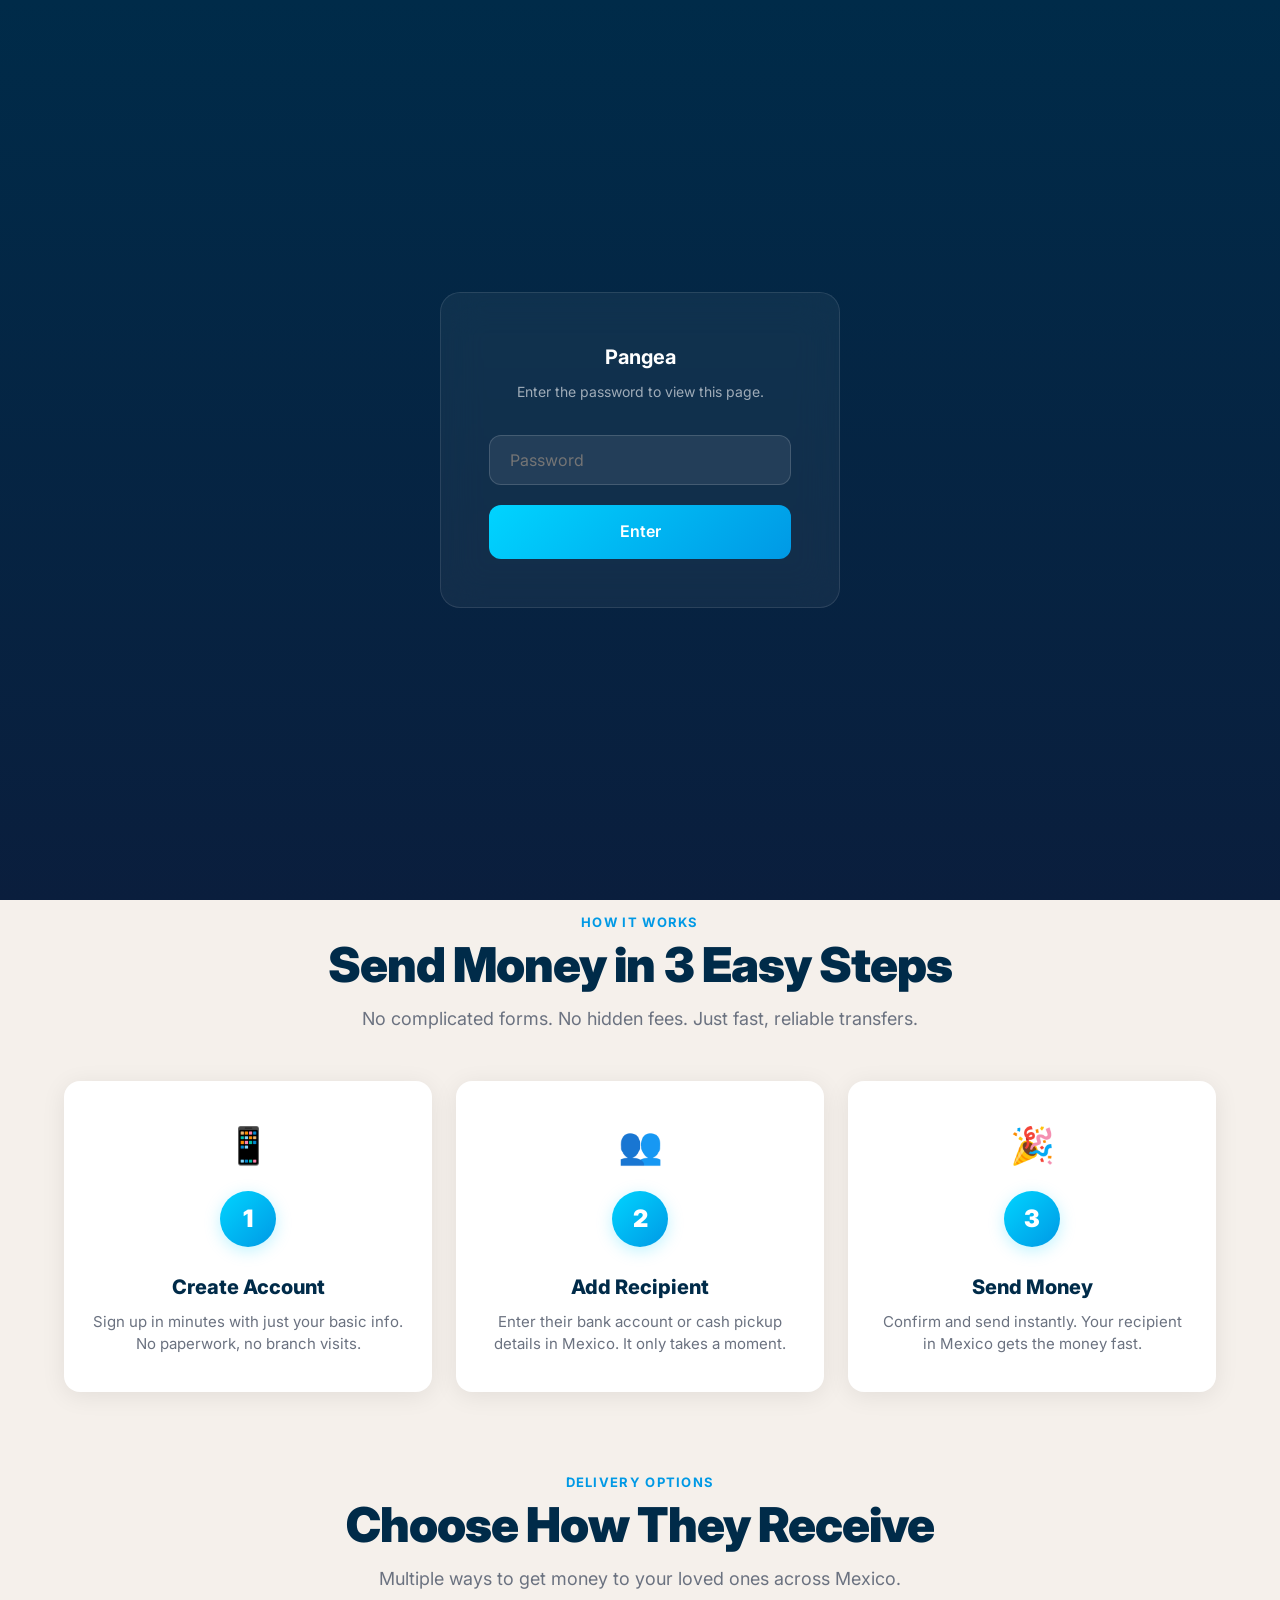
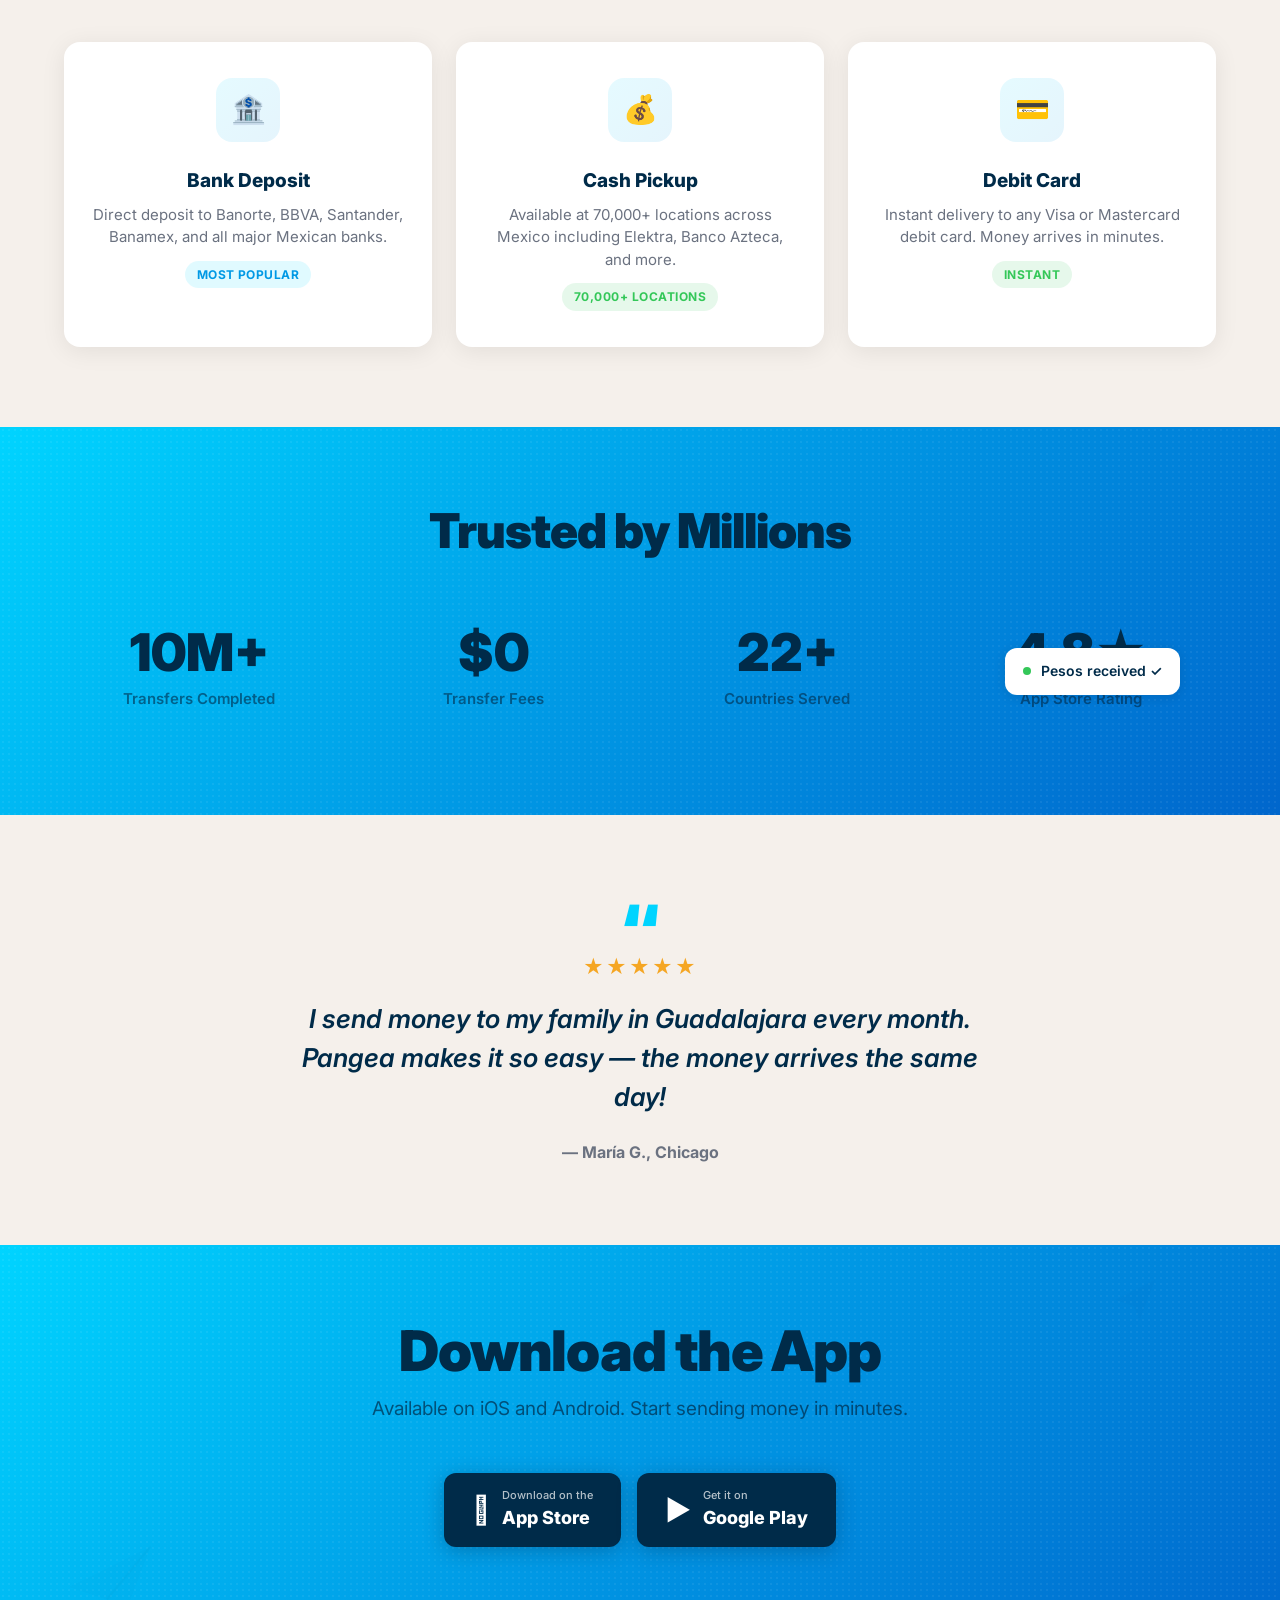
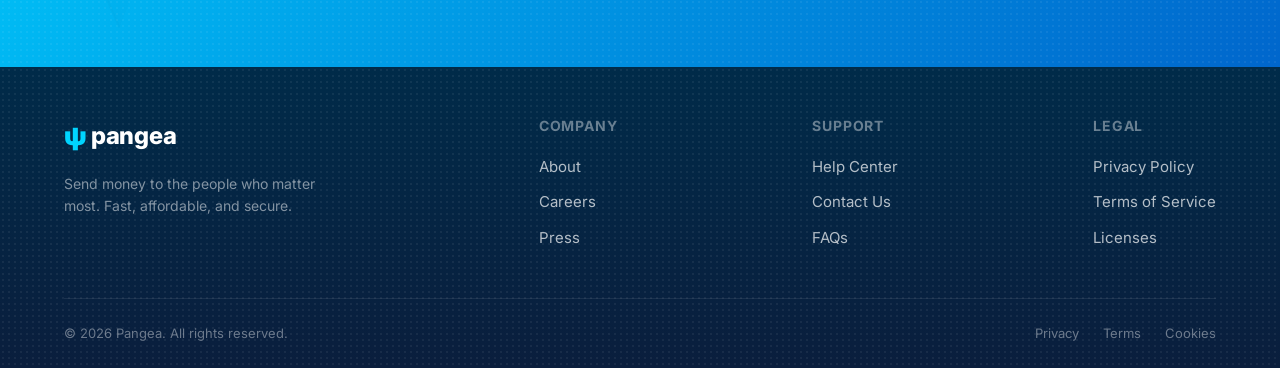
<file: site/landing/index.html>
<!DOCTYPE html>
<html lang="en">
<head>
  <meta charset="UTF-8">
  <meta name="viewport" content="width=device-width, initial-scale=1.0">
  <title>Send Money to Mexico | Pangea Money Transfer</title>
  <meta name="description" content="Send money to Mexico fast, secure, and with $0 fees. Bank deposit, cash pickup, or debit card delivery. Download the Pangea app today.">
  <link rel="preconnect" href="https://fonts.googleapis.com">
  <link rel="preconnect" href="https://fonts.gstatic.com" crossorigin>
  <link href="https://fonts.googleapis.com/css2?family=Inter:wght@400;500;600;700;800;900&display=swap" rel="stylesheet">
  <style>
    /* ==========================================================
       PANGEA SEND MONEY TO MEXICO — Landing Page
       Redesigned in Pangea Brand Guide 2026 visual language
       ========================================================== */

    /* --- Design Tokens --- */
    :root {
      /* Colors — Primary */
      --cyan: #00D4FF;
      --blue: #0099E5;
      --deep-blue: #0066CC;
      --navy: #002B49;
      --midnight: #0A1E3D;

      /* Colors — Neutrals */
      --cream: #F5F0EB;
      --white: #FFFFFF;
      --gray: #6B7280;
      --gray-light: #D1CDC8;

      /* Colors — Accents */
      --green: #34C759;
      --gold: #F5A623;
      --coral: #FF6B5C;

      /* Gradients */
      --gradient-hero: linear-gradient(135deg, #00D4FF 0%, #0099E5 50%, #0066CC 100%);
      --gradient-button: linear-gradient(135deg, #00D4FF, #0099E5);
      --gradient-dark: linear-gradient(180deg, #002B49 0%, #0A1E3D 100%);

      /* Halftone texture overlay */
      --halftone: radial-gradient(circle, rgba(255,255,255,0.06) 1px, transparent 1px);
      --halftone-size: 6px 6px;

      /* Typography */
      --font: 'Inter', system-ui, -apple-system, 'Segoe UI', sans-serif;

      /* Spacing */
      --space-xs: 8px;
      --space-sm: 16px;
      --space-md: 24px;
      --space-lg: 48px;
      --space-xl: 80px;
      --space-2xl: 120px;

      /* Radius */
      --radius-sm: 8px;
      --radius-md: 12px;
      --radius-lg: 16px;
      --radius-xl: 24px;
      --radius-full: 9999px;

      /* Shadows */
      --shadow-card: 0 4px 24px rgba(0,0,0,0.08);
      --shadow-elevated: 0 8px 40px rgba(0,0,0,0.12);
      --shadow-notification: 0 2px 12px rgba(0,0,0,0.1);

      /* Motion */
      --ease-micro: 200ms ease-out;
      --ease-transition: 350ms cubic-bezier(0.25, 0.1, 0.25, 1);
      --ease-entrance: 600ms cubic-bezier(0.16, 1, 0.3, 1);
    }

    /* --- Reset --- */
    *, *::before, *::after { box-sizing: border-box; margin: 0; padding: 0; }
    html {
      scroll-behavior: smooth;
      -webkit-font-smoothing: antialiased;
      -moz-osx-font-smoothing: grayscale;
      font-size: 16px;
    }
    body {
      font-family: var(--font);
      color: var(--navy);
      background: var(--cream);
      line-height: 1.6;
      overflow-x: hidden;
    }
    img, svg { display: block; max-width: 100%; }
    a { color: inherit; text-decoration: none; }
    button { font: inherit; cursor: pointer; border: none; background: none; }
    ul { list-style: none; }

    /* --- Utility --- */
    .container {
      width: 100%;
      max-width: 1200px;
      margin: 0 auto;
      padding: 0 var(--space-md);
    }

    /* --- Back Bar --- */
    .back-bar {
      background: var(--midnight);
      padding: 8px var(--space-md);
      font-size: 13px;
      color: rgba(255,255,255,0.6);
    }
    .back-bar a {
      color: var(--cyan);
      font-weight: 600;
      transition: color var(--ease-micro);
    }
    .back-bar a:hover { color: var(--white); }

    /* --- Header / Nav --- */
    .header {
      position: sticky;
      top: 0;
      z-index: 100;
      background: rgba(255,255,255,0.92);
      backdrop-filter: blur(20px);
      -webkit-backdrop-filter: blur(20px);
      border-bottom: 1px solid rgba(0,0,0,0.06);
    }
    .header-inner {
      display: flex;
      align-items: center;
      justify-content: space-between;
      height: 64px;
      max-width: 1200px;
      margin: 0 auto;
      padding: 0 var(--space-md);
    }
    .logo {
      font-weight: 800;
      font-size: 22px;
      color: var(--navy);
      display: flex;
      align-items: center;
      gap: 4px;
      letter-spacing: -0.01em;
    }
    .logo .psi {
      color: var(--cyan);
      font-size: 26px;
      font-weight: 900;
    }
    .nav { display: flex; align-items: center; gap: 32px; }
    .nav a {
      font-size: 15px;
      font-weight: 600;
      color: var(--navy);
      transition: color var(--ease-micro);
    }
    .nav a:hover { color: var(--blue); }
    .btn {
      display: inline-flex;
      align-items: center;
      gap: 8px;
      padding: 12px 24px;
      border-radius: var(--radius-md);
      font-weight: 700;
      font-size: 16px;
      transition: transform var(--ease-micro), box-shadow var(--ease-micro);
      cursor: pointer;
      text-decoration: none;
    }
    .btn:hover { transform: scale(1.03); }
    .btn-primary {
      background: var(--gradient-button);
      color: var(--white);
      box-shadow: 0 4px 16px rgba(0,212,255,0.3);
    }
    .btn-primary:hover { box-shadow: 0 6px 24px rgba(0,212,255,0.4); }
    .btn-secondary {
      background: var(--white);
      color: var(--navy);
      border: 2px solid var(--gray-light);
    }
    .btn-secondary:hover { border-color: var(--cyan); }
    .btn-ghost {
      background: rgba(255,255,255,0.15);
      color: var(--white);
      border: 2px solid rgba(255,255,255,0.3);
    }
    .btn-ghost:hover {
      background: rgba(255,255,255,0.25);
      border-color: rgba(255,255,255,0.5);
    }
    .btn-sm { padding: 10px 20px; font-size: 14px; }
    .btn-lg { padding: 16px 32px; font-size: 18px; }

    .mobile-menu-btn { display: none; flex-direction: column; gap: 5px; padding: 8px; }
    .mobile-menu-btn span { width: 24px; height: 2px; background: var(--navy); border-radius: 2px; transition: transform var(--ease-micro); }

    /* --- Gradient Section Base --- */
    .section-gradient {
      position: relative;
      background: var(--gradient-hero);
    }
    .section-gradient::before {
      content: '';
      position: absolute;
      inset: 0;
      background-image: var(--halftone);
      background-size: var(--halftone-size);
      pointer-events: none;
      z-index: 1;
    }
    .section-gradient > * { position: relative; z-index: 2; }

    /* --- Hero --- */
    .hero {
      padding: var(--space-xl) 0 var(--space-2xl);
      overflow: visible;
    }
    .hero-inner {
      display: grid;
      grid-template-columns: 1fr 1fr;
      gap: var(--space-lg);
      align-items: center;
    }
    .hero-text { max-width: 560px; }
    /* CRITICAL: Hero text on gradients is DARK NAVY, NOT white */
    .hero-title {
      font-weight: 900;
      font-size: clamp(40px, 6vw, 72px);
      line-height: 0.9;
      letter-spacing: -0.02em;
      color: var(--navy);
      margin-bottom: var(--space-md);
    }
    .hero-subtitle {
      font-size: clamp(17px, 2vw, 21px);
      line-height: 1.5;
      color: var(--navy);
      opacity: 0.8;
      margin-bottom: var(--space-lg);
      max-width: 460px;
    }
    .hero-badges {
      display: flex;
      gap: 12px;
      flex-wrap: wrap;
      margin-top: var(--space-md);
    }
    .hero-badge {
      display: inline-flex;
      align-items: center;
      gap: 6px;
      padding: 8px 16px;
      background: rgba(0,43,73,0.1);
      border-radius: var(--radius-full);
      font-size: 14px;
      font-weight: 600;
      color: var(--navy);
    }
    .hero-badge svg { width: 16px; height: 16px; }

    /* --- Calculator Card --- */
    .calc-wrapper { position: relative; }
    .calc-card {
      background: var(--white);
      border-radius: var(--radius-xl);
      padding: 36px;
      box-shadow: var(--shadow-elevated);
      max-width: 420px;
      margin-left: auto;
    }
    .calc-card h3 {
      font-weight: 800;
      font-size: 20px;
      margin-bottom: var(--space-md);
      color: var(--navy);
    }
    .calc-field {
      margin-bottom: var(--space-sm);
    }
    .calc-label {
      font-size: 13px;
      font-weight: 600;
      color: var(--gray);
      text-transform: uppercase;
      letter-spacing: 0.04em;
      margin-bottom: 6px;
      display: block;
    }
    .calc-input-wrapper {
      display: flex;
      align-items: center;
      background: var(--cream);
      border-radius: var(--radius-md);
      padding: 14px 18px;
      border: 2px solid transparent;
      transition: border-color var(--ease-micro);
    }
    .calc-input-wrapper:focus-within {
      border-color: var(--cyan);
      background: var(--white);
    }
    .calc-currency-flag {
      font-size: 22px;
      margin-right: 10px;
      line-height: 1;
    }
    .calc-input {
      flex: 1;
      border: none;
      background: none;
      font-size: 28px;
      font-weight: 800;
      color: var(--navy);
      outline: none;
      font-family: var(--font);
      min-width: 0;
    }
    .calc-input::placeholder { color: var(--gray-light); }
    .calc-currency-code {
      font-size: 15px;
      font-weight: 700;
      color: var(--gray);
      margin-left: 8px;
    }
    .calc-rate {
      display: flex;
      align-items: center;
      justify-content: center;
      padding: 12px 0;
      gap: 8px;
    }
    .calc-rate-icon {
      width: 32px;
      height: 32px;
      border-radius: 50%;
      background: var(--gradient-button);
      display: flex;
      align-items: center;
      justify-content: center;
      color: var(--white);
      font-size: 16px;
    }
    .calc-rate-text {
      font-size: 14px;
      font-weight: 600;
      color: var(--gray);
    }
    .calc-rate-value {
      color: var(--navy);
      font-weight: 800;
    }
    .calc-receive {
      background: linear-gradient(135deg, rgba(0,212,255,0.08), rgba(0,153,229,0.08));
      border-radius: var(--radius-md);
      padding: 14px 18px;
      display: flex;
      align-items: center;
    }
    .calc-receive-amount {
      flex: 1;
      font-size: 28px;
      font-weight: 800;
      color: var(--navy);
    }
    .calc-fee {
      display: flex;
      align-items: center;
      justify-content: space-between;
      padding: 12px 0;
      font-size: 14px;
    }
    .calc-fee-label { color: var(--gray); font-weight: 500; }
    .calc-fee-value {
      font-weight: 700;
      color: var(--green);
      display: flex;
      align-items: center;
      gap: 4px;
    }
    .calc-fee-badge {
      background: rgba(52,199,89,0.12);
      color: var(--green);
      font-size: 11px;
      font-weight: 700;
      padding: 2px 8px;
      border-radius: var(--radius-full);
      text-transform: uppercase;
      letter-spacing: 0.04em;
    }
    .calc-btn {
      width: 100%;
      padding: 16px;
      background: var(--gradient-button);
      color: var(--white);
      border: none;
      border-radius: var(--radius-md);
      font-weight: 800;
      font-size: 17px;
      cursor: pointer;
      display: flex;
      align-items: center;
      justify-content: center;
      gap: 8px;
      transition: transform var(--ease-micro), box-shadow var(--ease-micro);
      box-shadow: 0 4px 16px rgba(0,212,255,0.3);
      margin-top: var(--space-sm);
    }
    .calc-btn:hover {
      transform: translateY(-2px);
      box-shadow: 0 8px 24px rgba(0,212,255,0.4);
    }

    /* --- Floating Stickers --- */
    .sticker {
      position: absolute;
      background: var(--white);
      border-radius: var(--radius-md);
      padding: 12px 18px;
      box-shadow: var(--shadow-notification);
      font-size: 14px;
      font-weight: 600;
      display: flex;
      align-items: center;
      gap: 10px;
      white-space: nowrap;
      z-index: 10;
      animation: float 4s ease-in-out infinite;
      color: var(--navy);
    }
    .sticker-dot {
      width: 8px;
      height: 8px;
      border-radius: 50%;
      flex-shrink: 0;
    }
    .sticker-dot--green { background: var(--green); }
    .sticker-dot--cyan { background: var(--cyan); }
    .sticker-dot--gold { background: var(--gold); }

    @keyframes float {
      0%, 100% { transform: translateY(0) rotate(var(--sticker-rotate, 0deg)); }
      50% { transform: translateY(-12px) rotate(var(--sticker-rotate, 0deg)); }
    }

    /* --- Section Styling --- */
    .section-cream {
      background: var(--cream);
      padding: var(--space-xl) 0;
    }
    .section-heading {
      text-align: center;
      margin-bottom: var(--space-lg);
    }
    .section-overline {
      font-weight: 700;
      font-size: 13px;
      letter-spacing: 0.1em;
      text-transform: uppercase;
      color: var(--blue);
      margin-bottom: var(--space-xs);
    }
    .section-title {
      font-weight: 900;
      font-size: clamp(32px, 4vw, 48px);
      line-height: 1.0;
      letter-spacing: -0.02em;
      color: var(--navy);
    }
    .section-subtitle {
      font-size: 18px;
      color: var(--gray);
      margin-top: var(--space-sm);
      max-width: 600px;
      margin-left: auto;
      margin-right: auto;
    }

    /* --- How It Works --- */
    .steps-grid {
      display: grid;
      grid-template-columns: repeat(3, 1fr);
      gap: var(--space-md);
    }
    .step-card {
      background: var(--white);
      border-radius: var(--radius-lg);
      padding: 36px 28px;
      box-shadow: var(--shadow-card);
      text-align: center;
      transition: transform var(--ease-transition), box-shadow var(--ease-transition);
    }
    .step-card:hover {
      transform: translateY(-4px);
      box-shadow: var(--shadow-elevated);
    }
    .step-number {
      width: 56px;
      height: 56px;
      border-radius: 50%;
      background: var(--gradient-button);
      color: var(--white);
      display: flex;
      align-items: center;
      justify-content: center;
      font-weight: 900;
      font-size: 24px;
      margin: 0 auto var(--space-md);
      box-shadow: 0 4px 16px rgba(0,212,255,0.25);
    }
    .step-title {
      font-weight: 800;
      font-size: 20px;
      margin-bottom: var(--space-xs);
      color: var(--navy);
    }
    .step-desc {
      font-size: 15px;
      color: var(--gray);
      line-height: 1.5;
    }
    .step-icon {
      font-size: 36px;
      margin-bottom: var(--space-sm);
    }

    /* --- Delivery Methods --- */
    .delivery-grid {
      display: grid;
      grid-template-columns: repeat(3, 1fr);
      gap: var(--space-md);
    }
    .delivery-card {
      background: var(--white);
      border-radius: var(--radius-lg);
      padding: 36px 28px;
      box-shadow: var(--shadow-card);
      text-align: center;
      transition: transform var(--ease-transition), box-shadow var(--ease-transition);
      position: relative;
      overflow: hidden;
    }
    .delivery-card:hover {
      transform: translateY(-4px);
      box-shadow: var(--shadow-elevated);
    }
    .delivery-card::after {
      content: '';
      position: absolute;
      bottom: 0;
      left: 0;
      right: 0;
      height: 4px;
      background: var(--gradient-button);
      opacity: 0;
      transition: opacity var(--ease-micro);
    }
    .delivery-card:hover::after { opacity: 1; }
    .delivery-icon {
      width: 64px;
      height: 64px;
      border-radius: var(--radius-lg);
      background: linear-gradient(135deg, rgba(0,212,255,0.1), rgba(0,153,229,0.1));
      display: flex;
      align-items: center;
      justify-content: center;
      margin: 0 auto var(--space-md);
      font-size: 28px;
    }
    .delivery-title {
      font-weight: 800;
      font-size: 19px;
      color: var(--navy);
      margin-bottom: var(--space-xs);
    }
    .delivery-desc {
      font-size: 15px;
      color: var(--gray);
      line-height: 1.5;
    }
    .delivery-tag {
      display: inline-block;
      margin-top: 12px;
      padding: 4px 12px;
      border-radius: var(--radius-full);
      font-size: 12px;
      font-weight: 700;
      text-transform: uppercase;
      letter-spacing: 0.04em;
    }
    .delivery-tag--fast { background: rgba(52,199,89,0.12); color: var(--green); }
    .delivery-tag--popular { background: rgba(0,212,255,0.12); color: var(--blue); }

    /* --- Trust / Stats Section --- */
    .trust-section {
      padding: var(--space-xl) 0;
      position: relative;
      overflow: hidden;
    }
    .trust-title {
      font-weight: 900;
      font-size: clamp(32px, 4vw, 48px);
      line-height: 1.0;
      letter-spacing: -0.02em;
      color: var(--navy);
      text-align: center;
      margin-bottom: var(--space-lg);
    }
    .stats-grid {
      display: grid;
      grid-template-columns: repeat(4, 1fr);
      gap: var(--space-md);
      text-align: center;
    }
    .stat-card {
      padding: var(--space-md);
    }
    .stat-number {
      font-weight: 900;
      font-size: clamp(36px, 5vw, 52px);
      line-height: 1;
      color: var(--navy);
    }
    .stat-label {
      font-size: 15px;
      font-weight: 600;
      color: var(--navy);
      opacity: 0.6;
      margin-top: var(--space-xs);
    }

    /* --- Testimonial --- */
    .testimonial-section {
      padding: var(--space-xl) 0;
    }
    .testimonial-card {
      max-width: 720px;
      margin: 0 auto;
      text-align: center;
    }
    .testimonial-quote-mark {
      font-size: 72px;
      line-height: 1;
      color: var(--cyan);
      font-weight: 900;
      margin-bottom: -16px;
    }
    .testimonial-text {
      font-size: clamp(20px, 2.5vw, 26px);
      font-weight: 600;
      line-height: 1.5;
      color: var(--navy);
      margin-bottom: var(--space-md);
      font-style: italic;
    }
    .testimonial-author {
      font-size: 16px;
      font-weight: 700;
      color: var(--gray);
    }
    .testimonial-stars {
      color: var(--gold);
      font-size: 20px;
      letter-spacing: 2px;
      margin-bottom: var(--space-sm);
    }

    /* --- Download CTA --- */
    .download-section {
      padding: var(--space-xl) 0 var(--space-2xl);
      text-align: center;
      position: relative;
      overflow: hidden;
    }
    .download-title {
      font-weight: 900;
      font-size: clamp(36px, 5vw, 56px);
      line-height: 0.95;
      letter-spacing: -0.02em;
      color: var(--navy);
      margin-bottom: var(--space-sm);
    }
    .download-subtitle {
      font-size: 19px;
      color: var(--navy);
      opacity: 0.7;
      margin-bottom: var(--space-lg);
    }
    .download-buttons {
      display: flex;
      gap: var(--space-sm);
      justify-content: center;
      flex-wrap: wrap;
    }
    .store-btn {
      display: inline-flex;
      align-items: center;
      gap: 12px;
      background: var(--navy);
      color: var(--white);
      padding: 14px 28px;
      border-radius: var(--radius-md);
      font-weight: 700;
      font-size: 16px;
      transition: transform var(--ease-micro), box-shadow var(--ease-micro);
      box-shadow: 0 4px 20px rgba(0,43,73,0.3);
    }
    .store-btn:hover {
      transform: translateY(-2px);
      box-shadow: 0 8px 32px rgba(0,43,73,0.4);
    }
    .store-btn-sub {
      font-size: 11px;
      font-weight: 500;
      opacity: 0.7;
      display: block;
      text-align: left;
    }
    .store-btn-main {
      font-size: 18px;
      font-weight: 800;
      display: block;
      text-align: left;
    }
    .store-btn-icon {
      font-size: 28px;
    }

    /* Paper plane decoration */
    .paper-plane {
      position: absolute;
      z-index: 3;
      opacity: 0.15;
      animation: fly 6s ease-in-out infinite;
    }
    @keyframes fly {
      0%, 100% { transform: translate(0, 0) rotate(-15deg); }
      25% { transform: translate(20px, -20px) rotate(-10deg); }
      50% { transform: translate(40px, -5px) rotate(-18deg); }
      75% { transform: translate(10px, -25px) rotate(-12deg); }
    }

    /* --- Footer --- */
    .footer {
      background: var(--gradient-dark);
      color: var(--white);
      padding: var(--space-lg) 0 var(--space-md);
      position: relative;
    }
    .footer::before {
      content: '';
      position: absolute;
      inset: 0;
      background-image: var(--halftone);
      background-size: var(--halftone-size);
      pointer-events: none;
    }
    .footer > * { position: relative; z-index: 2; }
    .footer-inner {
      display: flex;
      align-items: flex-start;
      justify-content: space-between;
      flex-wrap: wrap;
      gap: var(--space-lg);
      margin-bottom: var(--space-lg);
    }
    .footer-brand .logo {
      color: var(--white);
      font-size: 24px;
      margin-bottom: var(--space-sm);
    }
    .footer-brand p {
      font-size: 14px;
      color: rgba(255,255,255,0.5);
      max-width: 280px;
      line-height: 1.6;
    }
    .footer-links h4 {
      font-size: 14px;
      font-weight: 700;
      text-transform: uppercase;
      letter-spacing: 0.06em;
      color: rgba(255,255,255,0.4);
      margin-bottom: var(--space-sm);
    }
    .footer-links ul { display: flex; flex-direction: column; gap: 10px; }
    .footer-links a {
      font-size: 15px;
      color: rgba(255,255,255,0.7);
      transition: color var(--ease-micro);
    }
    .footer-links a:hover { color: var(--cyan); }
    .footer-bottom {
      border-top: 1px solid rgba(255,255,255,0.08);
      padding-top: var(--space-md);
      display: flex;
      align-items: center;
      justify-content: space-between;
      font-size: 13px;
      color: rgba(255,255,255,0.4);
    }
    .footer-legal-links {
      display: flex;
      gap: var(--space-md);
    }
    .footer-legal-links a { color: rgba(255,255,255,0.4); }
    .footer-legal-links a:hover { color: rgba(255,255,255,0.7); }

    /* --- Scroll Reveal --- */
    .reveal {
      opacity: 0;
      transform: translateY(30px);
      transition: opacity var(--ease-entrance), transform var(--ease-entrance);
    }
    .reveal.visible {
      opacity: 1;
      transform: translateY(0);
    }
    .reveal-delay-1 { transition-delay: 100ms; }
    .reveal-delay-2 { transition-delay: 200ms; }
    .reveal-delay-3 { transition-delay: 300ms; }
    .reveal-delay-4 { transition-delay: 400ms; }

    /* --- Responsive --- */
    @media (max-width: 992px) {
      .hero-inner {
        grid-template-columns: 1fr;
        gap: var(--space-lg);
        text-align: center;
      }
      .hero-subtitle { margin-left: auto; margin-right: auto; }
      .hero-badges { justify-content: center; }
      .calc-card { margin: 0 auto; }
      .hero-text { max-width: 100%; }
    }

    @media (max-width: 768px) {
      .nav { display: none; }
      .mobile-menu-btn { display: flex; }
      .steps-grid,
      .delivery-grid {
        grid-template-columns: 1fr;
        max-width: 420px;
        margin-left: auto;
        margin-right: auto;
      }
      .stats-grid {
        grid-template-columns: repeat(2, 1fr);
      }
      .hero { padding: var(--space-lg) 0 var(--space-xl); }
      .section-cream,
      .trust-section,
      .testimonial-section,
      .download-section {
        padding: var(--space-lg) 0;
      }
      .sticker { display: none; }
      .footer-inner { flex-direction: column; gap: var(--space-md); }
      .footer-bottom { flex-direction: column; gap: var(--space-sm); text-align: center; }
    }

    @media (max-width: 480px) {
      .container { padding: 0 var(--space-sm); }
      .calc-card { padding: 24px 20px; }
      .calc-input { font-size: 24px; }
      .calc-receive-amount { font-size: 24px; }
      .hero-title { font-size: clamp(36px, 10vw, 48px); }
      .download-buttons { flex-direction: column; align-items: center; }
      .store-btn { width: 100%; max-width: 280px; justify-content: center; }
    }
  </style>
</head>
<body>
  <!-- Password Gate -->
  <div id="passwordGate" style="
    position: fixed; inset: 0; z-index: 9999;
    display: flex; align-items: center; justify-content: center;
    background: var(--gradient-dark);
    font-family: var(--font);
  ">
    <div style="
      text-align: center; padding: 48px; max-width: 400px; width: 90%;
      background: rgba(255,255,255,0.05); border-radius: 20px;
      border: 1px solid rgba(255,255,255,0.1);
      backdrop-filter: blur(20px);
    ">
      <div style="font-size: 20px; font-weight: 700; color: var(--white); margin-bottom: 8px;">
        Pangea
      </div>
      <p style="color: rgba(255,255,255,0.6); font-size: 14px; margin-bottom: 32px;">
        Enter the password to view this page.
      </p>
      <form id="passwordForm" onsubmit="return checkPassword(event)">
        <input
          id="passwordInput"
          type="password"
          placeholder="Password"
          autocomplete="off"
          style="
            width: 100%; box-sizing: border-box; padding: 14px 20px;
            border-radius: 12px; border: 1px solid rgba(255,255,255,0.15);
            background: rgba(255,255,255,0.08); color: var(--white);
            font-size: 16px; font-family: var(--font); outline: none;
            transition: border-color 0.2s;
          "
          onfocus="this.style.borderColor='var(--cyan)'"
          onblur="this.style.borderColor='rgba(255,255,255,0.15)'"
        >
        <p id="passwordError" style="
          color: var(--coral); font-size: 13px; margin: 12px 0 0;
          display: none;
        ">Incorrect password. Try again.</p>
        <button type="submit" style="
          margin-top: 20px; width: 100%; padding: 14px;
          background: var(--gradient-button); color: var(--white);
          font-size: 16px; font-weight: 600; font-family: var(--font);
          border: none; border-radius: 12px; cursor: pointer;
          transition: opacity 0.2s;
        " onmouseover="this.style.opacity='0.9'" onmouseout="this.style.opacity='1'">
          Enter
        </button>
      </form>
    </div>
  </div>
  <script>
    function checkPassword(e) {
      e.preventDefault();
      var input = document.getElementById('passwordInput');
      if (input.value === 'Pangea2026') {
        document.getElementById('passwordGate').style.display = 'none';
        sessionStorage.setItem('pangea_auth', '1');
      } else {
        document.getElementById('passwordError').style.display = 'block';
        input.value = '';
        input.focus();
      }
      return false;
    }
    // Skip gate if already authenticated this session
    if (sessionStorage.getItem('pangea_auth') === '1') {
      document.getElementById('passwordGate').style.display = 'none';
    }
  </script>

  <!-- Back to Presentation -->
  <div class="back-bar">
    <div class="container">
      <a href="../../index.html">&larr; Back to Presentation</a>
    </div>
  </div>

  <!-- ============================================================
       HEADER
       ============================================================ -->
  <header class="header">
    <div class="header-inner">
      <a href="#" class="logo">
        <span class="psi">&psi;</span> pangea
      </a>
      <nav class="nav">
        <a href="#how-it-works">How It Works</a>
        <a href="#delivery">Delivery Options</a>
        <a href="#download">Download App</a>
        <a href="#hero" class="btn btn-primary btn-sm">Send Money</a>
      </nav>
      <button class="mobile-menu-btn" aria-label="Menu">
        <span></span><span></span><span></span>
      </button>
    </div>
  </header>

  <!-- ============================================================
       HERO SECTION  (gradient + halftone)
       COUNTRY: Mexico
       ============================================================ -->
  <section id="hero" class="section-gradient hero">
    <div class="container">
      <div class="hero-inner">

        <!-- Hero Text -->
        <div class="hero-text reveal">
          <!-- COUNTRY: Mexico -->
          <h1 class="hero-title">Send Money<br>to Mexico</h1>
          <!-- COUNTRY_DESCRIPTION -->
          <p class="hero-subtitle">Fast, secure, and affordable. Send money to your loved ones in Mexico with just a few taps.</p>
          <a href="#calculator" class="btn btn-primary btn-lg">
            Get Started
            <svg width="20" height="20" viewBox="0 0 20 20" fill="none"><path d="M4 10h12M12 6l4 4-4 4" stroke="currentColor" stroke-width="2" stroke-linecap="round" stroke-linejoin="round"/></svg>
          </a>
          <div class="hero-badges">
            <div class="hero-badge">
              <svg viewBox="0 0 16 16" fill="none"><path d="M8 1l2.1 4.3 4.7.7-3.4 3.3.8 4.7L8 11.8 3.8 14l.8-4.7L1.2 6l4.7-.7L8 1z" fill="var(--gold)"/></svg>
              <!-- COUNTRY_RATING -->
              4.8 Rating
            </div>
            <div class="hero-badge">
              <svg viewBox="0 0 16 16" fill="none"><circle cx="8" cy="8" r="7" stroke="var(--green)" stroke-width="2"/><path d="M5 8l2 2 4-4" stroke="var(--green)" stroke-width="2" stroke-linecap="round" stroke-linejoin="round"/></svg>
              $0 Fees
            </div>
            <div class="hero-badge">
              <svg viewBox="0 0 16 16" fill="none"><path d="M1 4l7-3 7 3v5c0 3.5-3 6-7 7-4-1-7-3.5-7-7V4z" fill="none" stroke="var(--blue)" stroke-width="1.5"/><path d="M5 8l2 2 4-4" stroke="var(--blue)" stroke-width="1.5" stroke-linecap="round" stroke-linejoin="round"/></svg>
              Licensed & Secure
            </div>
          </div>
        </div>

        <!-- Calculator Card -->
        <div class="calc-wrapper reveal reveal-delay-2" id="calculator">
          <div class="calc-card">
            <!-- COUNTRY: Mexico Calculator -->
            <h3>Quick Transfer</h3>

            <!-- You Send -->
            <div class="calc-field">
              <label class="calc-label">You Send</label>
              <div class="calc-input-wrapper">
                <!-- COUNTRY_FLAG_SEND -->
                <span class="calc-currency-flag">&#127482;&#127480;</span>
                <input type="text" class="calc-input" id="sendAmount" value="500" inputmode="numeric">
                <span class="calc-currency-code">USD</span>
              </div>
            </div>

            <!-- Exchange Rate -->
            <div class="calc-rate">
              <div class="calc-rate-icon">
                <svg width="16" height="16" viewBox="0 0 16 16" fill="none"><path d="M4 6l4-4 4 4M4 10l4 4 4-4" stroke="currentColor" stroke-width="2" stroke-linecap="round" stroke-linejoin="round"/></svg>
              </div>
              <span class="calc-rate-text">
                <!-- COUNTRY_EXCHANGE_RATE -->
                1 USD = <span class="calc-rate-value" id="rateDisplay">17.25</span> <span id="receiveCurrencyLabel">MXN</span>
              </span>
            </div>

            <!-- They Receive -->
            <div class="calc-field">
              <label class="calc-label">They Receive</label>
              <div class="calc-receive">
                <!-- COUNTRY_FLAG_RECEIVE -->
                <span class="calc-currency-flag">&#127474;&#127485;</span>
                <span class="calc-receive-amount" id="receiveAmount">8,625.00</span>
                <!-- COUNTRY_CURRENCY_CODE -->
                <span class="calc-currency-code" id="receiveCurrencyCode">MXN</span>
              </div>
            </div>

            <!-- Fee -->
            <div class="calc-fee">
              <span class="calc-fee-label">Transfer Fee</span>
              <span class="calc-fee-value">
                $0.00
                <span class="calc-fee-badge">Free</span>
              </span>
            </div>

            <!-- CTA Button -->
            <button class="calc-btn" onclick="window.open('https://www.pangeamoneytransfer.com','_blank')">
              Send Money Now
              <svg width="20" height="20" viewBox="0 0 20 20" fill="none"><path d="M4 10h12M12 6l4 4-4 4" stroke="currentColor" stroke-width="2" stroke-linecap="round" stroke-linejoin="round"/></svg>
            </button>
          </div>

          <!-- COUNTRY: Mexico — Floating Notification Sticker -->
          <div class="sticker" style="bottom: -20px; left: -40px; --sticker-rotate: 3deg;">
            <span class="sticker-dot sticker-dot--green"></span>
            <!-- COUNTRY_STICKER_TEXT -->
            $500 sent to Maria &#10003;
          </div>
        </div>

      </div>
    </div>

    <!-- Decorative Paper Plane -->
    <svg class="paper-plane" style="top: 60px; right: 80px; width: 80px;" viewBox="0 0 64 64" fill="none">
      <path d="M6 32L58 6 38 58l-8-18L6 32z" fill="var(--navy)" opacity="0.12"/>
      <path d="M30 40l28-34M30 40l8 18" stroke="var(--navy)" stroke-width="1.5" opacity="0.15"/>
    </svg>
  </section>

  <!-- ============================================================
       HOW IT WORKS
       ============================================================ -->
  <section id="how-it-works" class="section-cream">
    <div class="container">
      <div class="section-heading reveal">
        <p class="section-overline">How It Works</p>
        <!-- COUNTRY: Mexico -->
        <h2 class="section-title">Send Money in 3 Easy Steps</h2>
        <p class="section-subtitle">No complicated forms. No hidden fees. Just fast, reliable transfers.</p>
      </div>

      <div class="steps-grid">
        <!-- Step 1 -->
        <div class="step-card reveal reveal-delay-1">
          <div class="step-icon">&#128241;</div>
          <div class="step-number">1</div>
          <h3 class="step-title">Create Account</h3>
          <p class="step-desc">Sign up in minutes with just your basic info. No paperwork, no branch visits.</p>
        </div>

        <!-- Step 2 -->
        <div class="step-card reveal reveal-delay-2">
          <div class="step-icon">&#128101;</div>
          <div class="step-number">2</div>
          <h3 class="step-title">Add Recipient</h3>
          <!-- COUNTRY_DELIVERY_CONTEXT -->
          <p class="step-desc">Enter their bank account or cash pickup details in Mexico. It only takes a moment.</p>
        </div>

        <!-- Step 3 -->
        <div class="step-card reveal reveal-delay-3">
          <div class="step-icon">&#127881;</div>
          <div class="step-number">3</div>
          <h3 class="step-title">Send Money</h3>
          <!-- COUNTRY_SEND_SPEED -->
          <p class="step-desc">Confirm and send instantly. Your recipient in Mexico gets the money fast.</p>
        </div>
      </div>
    </div>
  </section>

  <!-- ============================================================
       DELIVERY METHODS
       COUNTRY: Mexico
       ============================================================ -->
  <section id="delivery" class="section-cream" style="padding-top: 0;">
    <div class="container">
      <div class="section-heading reveal">
        <p class="section-overline">Delivery Options</p>
        <h2 class="section-title">Choose How They Receive</h2>
        <!-- COUNTRY_DELIVERY_SUBTITLE -->
        <p class="section-subtitle">Multiple ways to get money to your loved ones across Mexico.</p>
      </div>

      <div class="delivery-grid">
        <!-- Bank Deposit -->
        <div class="delivery-card reveal reveal-delay-1">
          <div class="delivery-icon">&#127974;</div>
          <h3 class="delivery-title">Bank Deposit</h3>
          <!-- COUNTRY_BANKS -->
          <p class="delivery-desc">Direct deposit to Banorte, BBVA, Santander, Banamex, and all major Mexican banks.</p>
          <span class="delivery-tag delivery-tag--popular">Most Popular</span>
        </div>

        <!-- Cash Pickup -->
        <div class="delivery-card reveal reveal-delay-2">
          <div class="delivery-icon">&#128176;</div>
          <h3 class="delivery-title">Cash Pickup</h3>
          <!-- COUNTRY_PICKUP_LOCATIONS -->
          <p class="delivery-desc">Available at 70,000+ locations across Mexico including Elektra, Banco Azteca, and more.</p>
          <span class="delivery-tag delivery-tag--fast">70,000+ Locations</span>
        </div>

        <!-- Debit Card -->
        <div class="delivery-card reveal reveal-delay-3">
          <div class="delivery-icon">&#128179;</div>
          <h3 class="delivery-title">Debit Card</h3>
          <p class="delivery-desc">Instant delivery to any Visa or Mastercard debit card. Money arrives in minutes.</p>
          <span class="delivery-tag delivery-tag--fast">Instant</span>
        </div>
      </div>
    </div>
  </section>

  <!-- ============================================================
       TRUST / STATS  (gradient + halftone)
       ============================================================ -->
  <section class="section-gradient trust-section">
    <div class="container">
      <h2 class="trust-title reveal">Trusted by Millions</h2>

      <div class="stats-grid">
        <div class="stat-card reveal reveal-delay-1">
          <div class="stat-number">10M+</div>
          <div class="stat-label">Transfers Completed</div>
        </div>
        <div class="stat-card reveal reveal-delay-2">
          <div class="stat-number">$0</div>
          <div class="stat-label">Transfer Fees</div>
        </div>
        <div class="stat-card reveal reveal-delay-3">
          <!-- COUNTRY_COUNT -->
          <div class="stat-number">22+</div>
          <div class="stat-label">Countries Served</div>
        </div>
        <div class="stat-card reveal reveal-delay-4">
          <div class="stat-number">4.8&#9733;</div>
          <div class="stat-label">App Store Rating</div>
        </div>
      </div>

      <!-- Floating Sticker -->
      <!-- COUNTRY_TRUST_STICKER -->
      <div class="sticker" style="bottom: 40px; right: 60px; --sticker-rotate: -2deg; animation-delay: 1s;">
        <span class="sticker-dot sticker-dot--green"></span>
        Pesos received &#10003;
      </div>
    </div>
  </section>

  <!-- ============================================================
       TESTIMONIAL
       COUNTRY: Mexico
       ============================================================ -->
  <section class="section-cream testimonial-section">
    <div class="container">
      <div class="testimonial-card reveal">
        <div class="testimonial-quote-mark">&ldquo;</div>
        <div class="testimonial-stars">&#9733;&#9733;&#9733;&#9733;&#9733;</div>
        <!-- COUNTRY_TESTIMONIAL -->
        <p class="testimonial-text">I send money to my family in Guadalajara every month. Pangea makes it so easy &mdash; the money arrives the same day!</p>
        <!-- COUNTRY_TESTIMONIAL_AUTHOR -->
        <p class="testimonial-author">&mdash; Mar&iacute;a G., Chicago</p>
      </div>
    </div>
  </section>

  <!-- ============================================================
       DOWNLOAD CTA  (gradient + halftone)
       ============================================================ -->
  <section id="download" class="section-gradient download-section">
    <div class="container">
      <div class="reveal">
        <h2 class="download-title">Download the App</h2>
        <p class="download-subtitle">Available on iOS and Android. Start sending money in minutes.</p>
      </div>

      <div class="download-buttons reveal reveal-delay-1">
        <a href="https://apps.apple.com/us/app/pangea-money-transfer/id975377432" target="_blank" class="store-btn">
          <span class="store-btn-icon">&#63743;</span>
          <span>
            <span class="store-btn-sub">Download on the</span>
            <span class="store-btn-main">App Store</span>
          </span>
        </a>
        <a href="https://play.google.com/store/apps/details?id=com.pangea.consumer" target="_blank" class="store-btn">
          <span class="store-btn-icon">&#9654;</span>
          <span>
            <span class="store-btn-sub">Get it on</span>
            <span class="store-btn-main">Google Play</span>
          </span>
        </a>
      </div>
    </div>

    <!-- Paper Plane Decorations -->
    <svg class="paper-plane" style="bottom: 30px; left: 60px; width: 100px; animation-delay: 2s;" viewBox="0 0 64 64" fill="none">
      <path d="M6 32L58 6 38 58l-8-18L6 32z" fill="var(--navy)" opacity="0.1"/>
      <path d="M30 40l28-34M30 40l8 18" stroke="var(--navy)" stroke-width="1.5" opacity="0.12"/>
    </svg>
    <svg class="paper-plane" style="top: 30px; right: 120px; width: 50px; animation-delay: 3.5s;" viewBox="0 0 64 64" fill="none">
      <path d="M6 32L58 6 38 58l-8-18L6 32z" fill="var(--navy)" opacity="0.08"/>
    </svg>
  </section>

  <!-- ============================================================
       FOOTER
       ============================================================ -->
  <footer class="footer">
    <div class="container">
      <div class="footer-inner">
        <div class="footer-brand">
          <a href="#" class="logo">
            <span class="psi">&psi;</span> pangea
          </a>
          <p>Send money to the people who matter most. Fast, affordable, and secure.</p>
        </div>

        <div class="footer-links">
          <h4>Company</h4>
          <ul>
            <li><a href="#">About</a></li>
            <li><a href="#">Careers</a></li>
            <li><a href="#">Press</a></li>
          </ul>
        </div>

        <div class="footer-links">
          <h4>Support</h4>
          <ul>
            <li><a href="#">Help Center</a></li>
            <li><a href="#">Contact Us</a></li>
            <li><a href="#">FAQs</a></li>
          </ul>
        </div>

        <div class="footer-links">
          <h4>Legal</h4>
          <ul>
            <li><a href="#">Privacy Policy</a></li>
            <li><a href="#">Terms of Service</a></li>
            <li><a href="#">Licenses</a></li>
          </ul>
        </div>
      </div>

      <div class="footer-bottom">
        <!-- COPYRIGHT_YEAR -->
        <span>&copy; 2026 Pangea. All rights reserved.</span>
        <div class="footer-legal-links">
          <a href="#">Privacy</a>
          <a href="#">Terms</a>
          <a href="#">Cookies</a>
        </div>
      </div>
    </div>
  </footer>

  <!-- ============================================================
       SCRIPTS
       ============================================================ -->
  <script>
    // --- Scroll Reveal with Intersection Observer ---
    (function() {
      const reveals = document.querySelectorAll('.reveal');
      if (!reveals.length) return;

      const observer = new IntersectionObserver(function(entries) {
        entries.forEach(function(entry) {
          if (entry.isIntersecting) {
            entry.target.classList.add('visible');
            observer.unobserve(entry.target);
          }
        });
      }, {
        threshold: 0.15,
        rootMargin: '0px 0px -40px 0px'
      });

      reveals.forEach(function(el) {
        observer.observe(el);
      });
    })();

    // --- Calculator Logic ---
    // COUNTRY_EXCHANGE_RATE_VALUE
    var EXCHANGE_RATE = 17.25;
    // COUNTRY_CURRENCY_CODE_VALUE
    var CURRENCY_CODE = 'MXN';

    var sendInput = document.getElementById('sendAmount');
    var receiveDisplay = document.getElementById('receiveAmount');

    function formatNumber(num) {
      return num.toFixed(2).replace(/\B(?=(\d{3})+(?!\d))/g, ',');
    }

    function updateCalculation() {
      var rawValue = sendInput.value.replace(/[^0-9.]/g, '');
      var amount = parseFloat(rawValue);
      if (isNaN(amount) || amount <= 0) {
        receiveDisplay.textContent = '0.00';
        return;
      }
      var result = amount * EXCHANGE_RATE;
      receiveDisplay.textContent = formatNumber(result);
    }

    sendInput.addEventListener('input', updateCalculation);
    sendInput.addEventListener('focus', function() {
      sendInput.select();
    });

    // --- Smooth Scroll for Anchors ---
    document.querySelectorAll('a[href^="#"]').forEach(function(anchor) {
      anchor.addEventListener('click', function(e) {
        var target = document.querySelector(this.getAttribute('href'));
        if (target) {
          e.preventDefault();
          target.scrollIntoView({ behavior: 'smooth', block: 'start' });
        }
      });
    });

    // --- Mobile Menu Toggle (simple) ---
    var menuBtn = document.querySelector('.mobile-menu-btn');
    var nav = document.querySelector('.nav');
    if (menuBtn && nav) {
      menuBtn.addEventListener('click', function() {
        var isOpen = nav.style.display === 'flex';
        nav.style.display = isOpen ? 'none' : 'flex';
        nav.style.flexDirection = 'column';
        nav.style.position = 'absolute';
        nav.style.top = '64px';
        nav.style.left = '0';
        nav.style.right = '0';
        nav.style.background = 'var(--white)';
        nav.style.padding = 'var(--space-md)';
        nav.style.gap = 'var(--space-sm)';
        nav.style.boxShadow = '0 8px 24px rgba(0,0,0,0.1)';
        nav.style.zIndex = '50';
        if (isOpen) {
          nav.removeAttribute('style');
        }
      });
    }
  </script>
</body>
</html>
</file>
